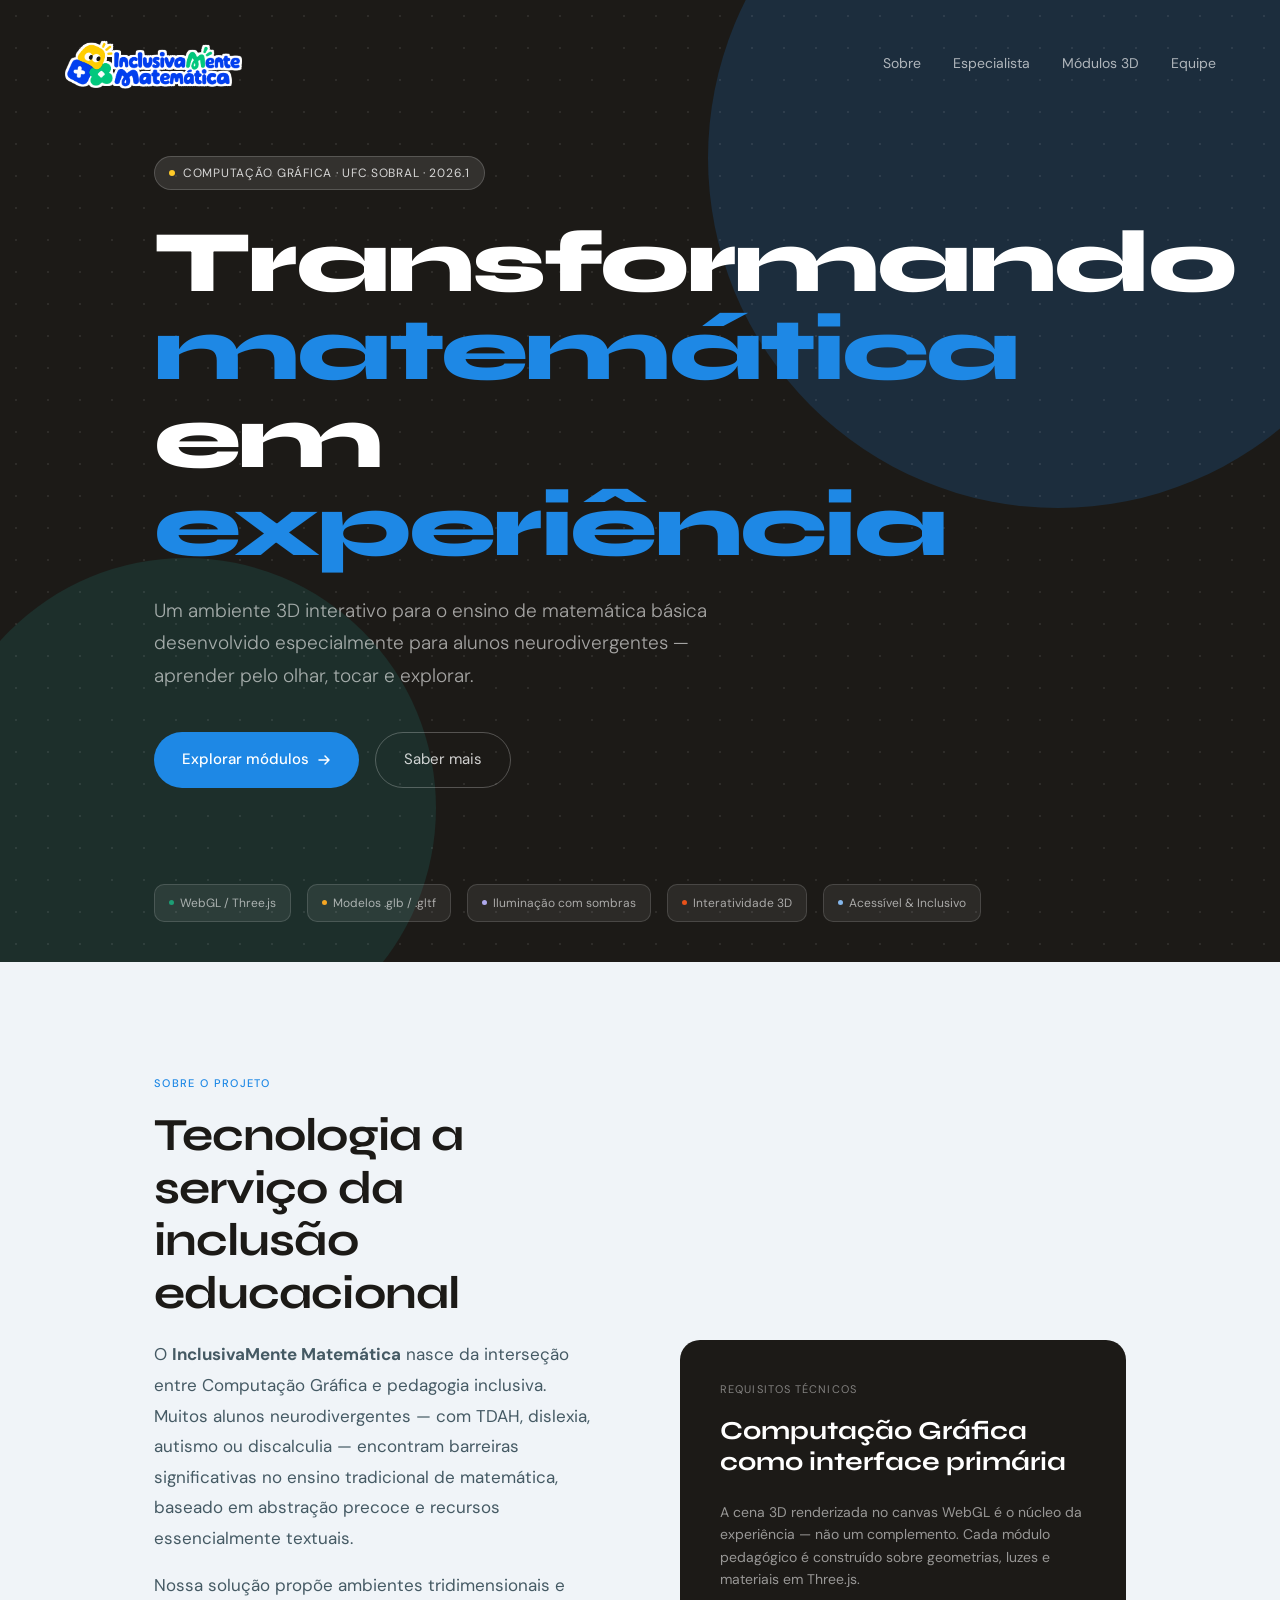
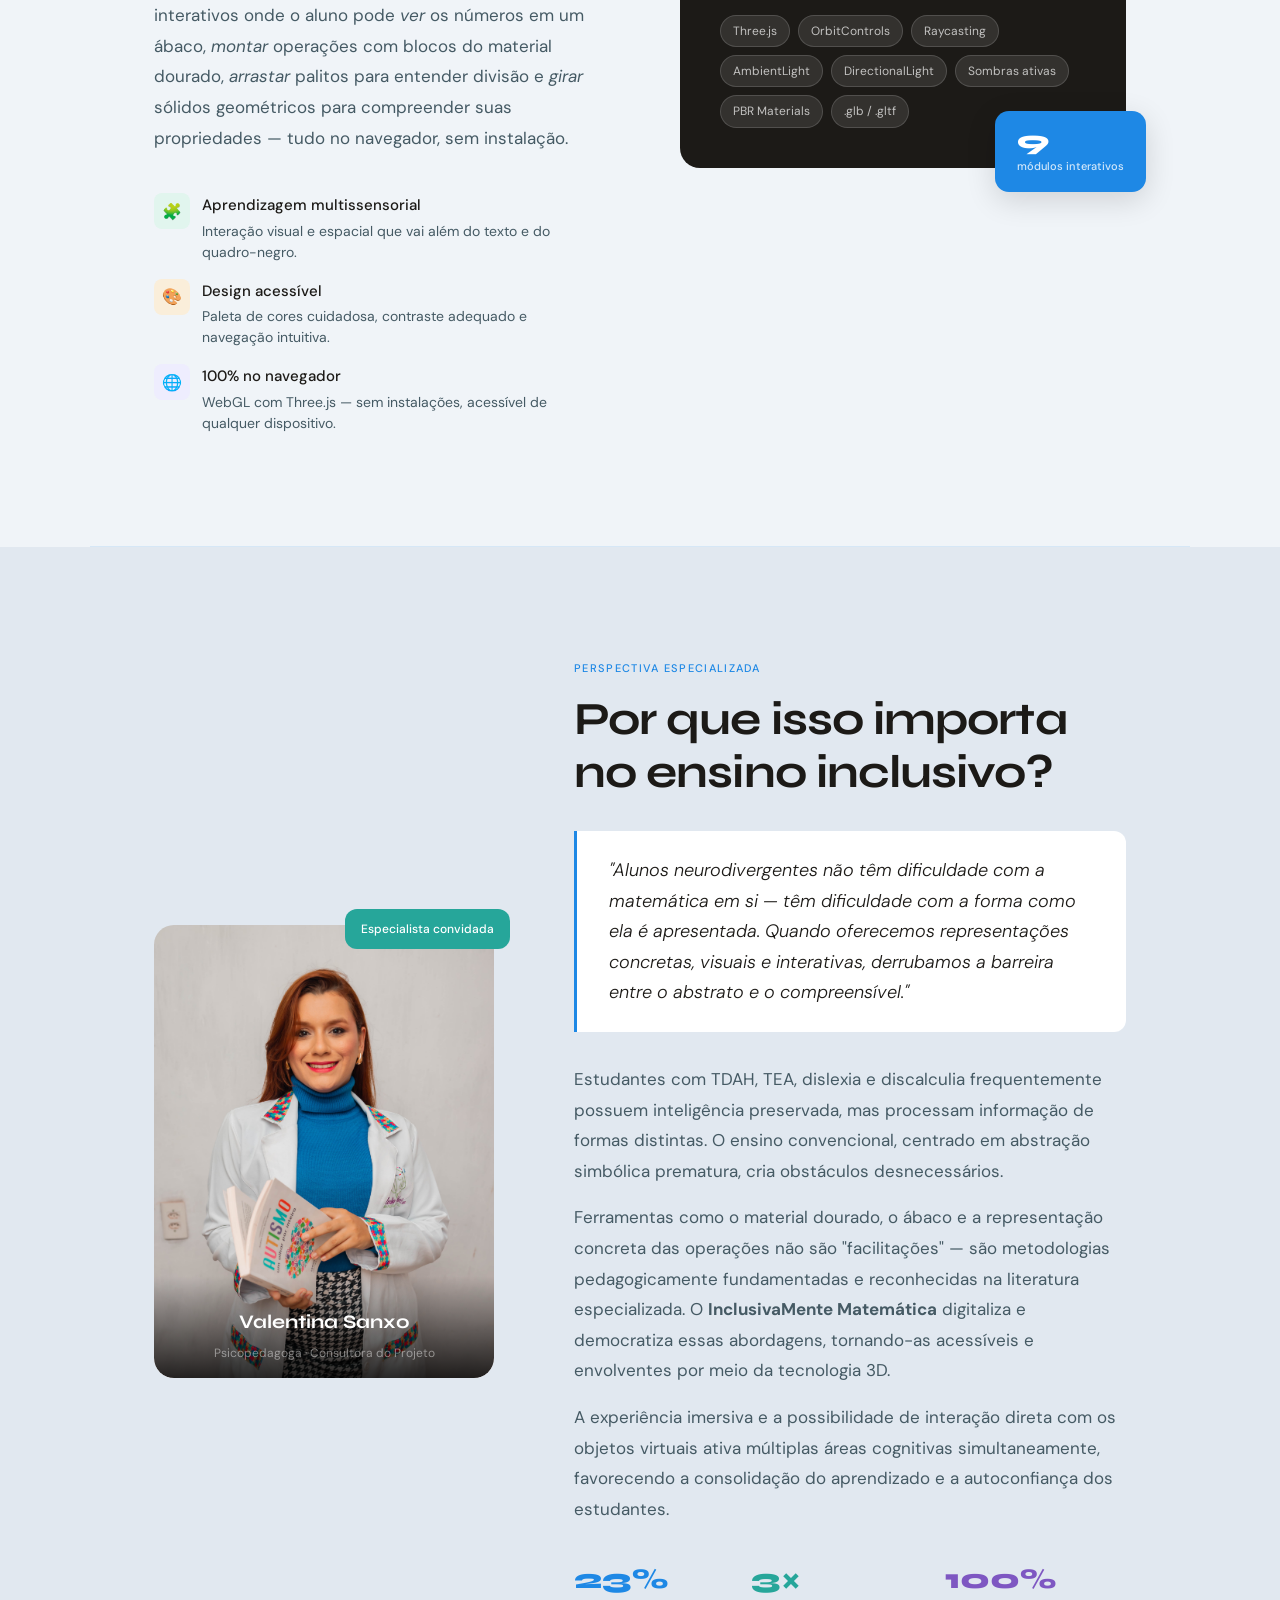
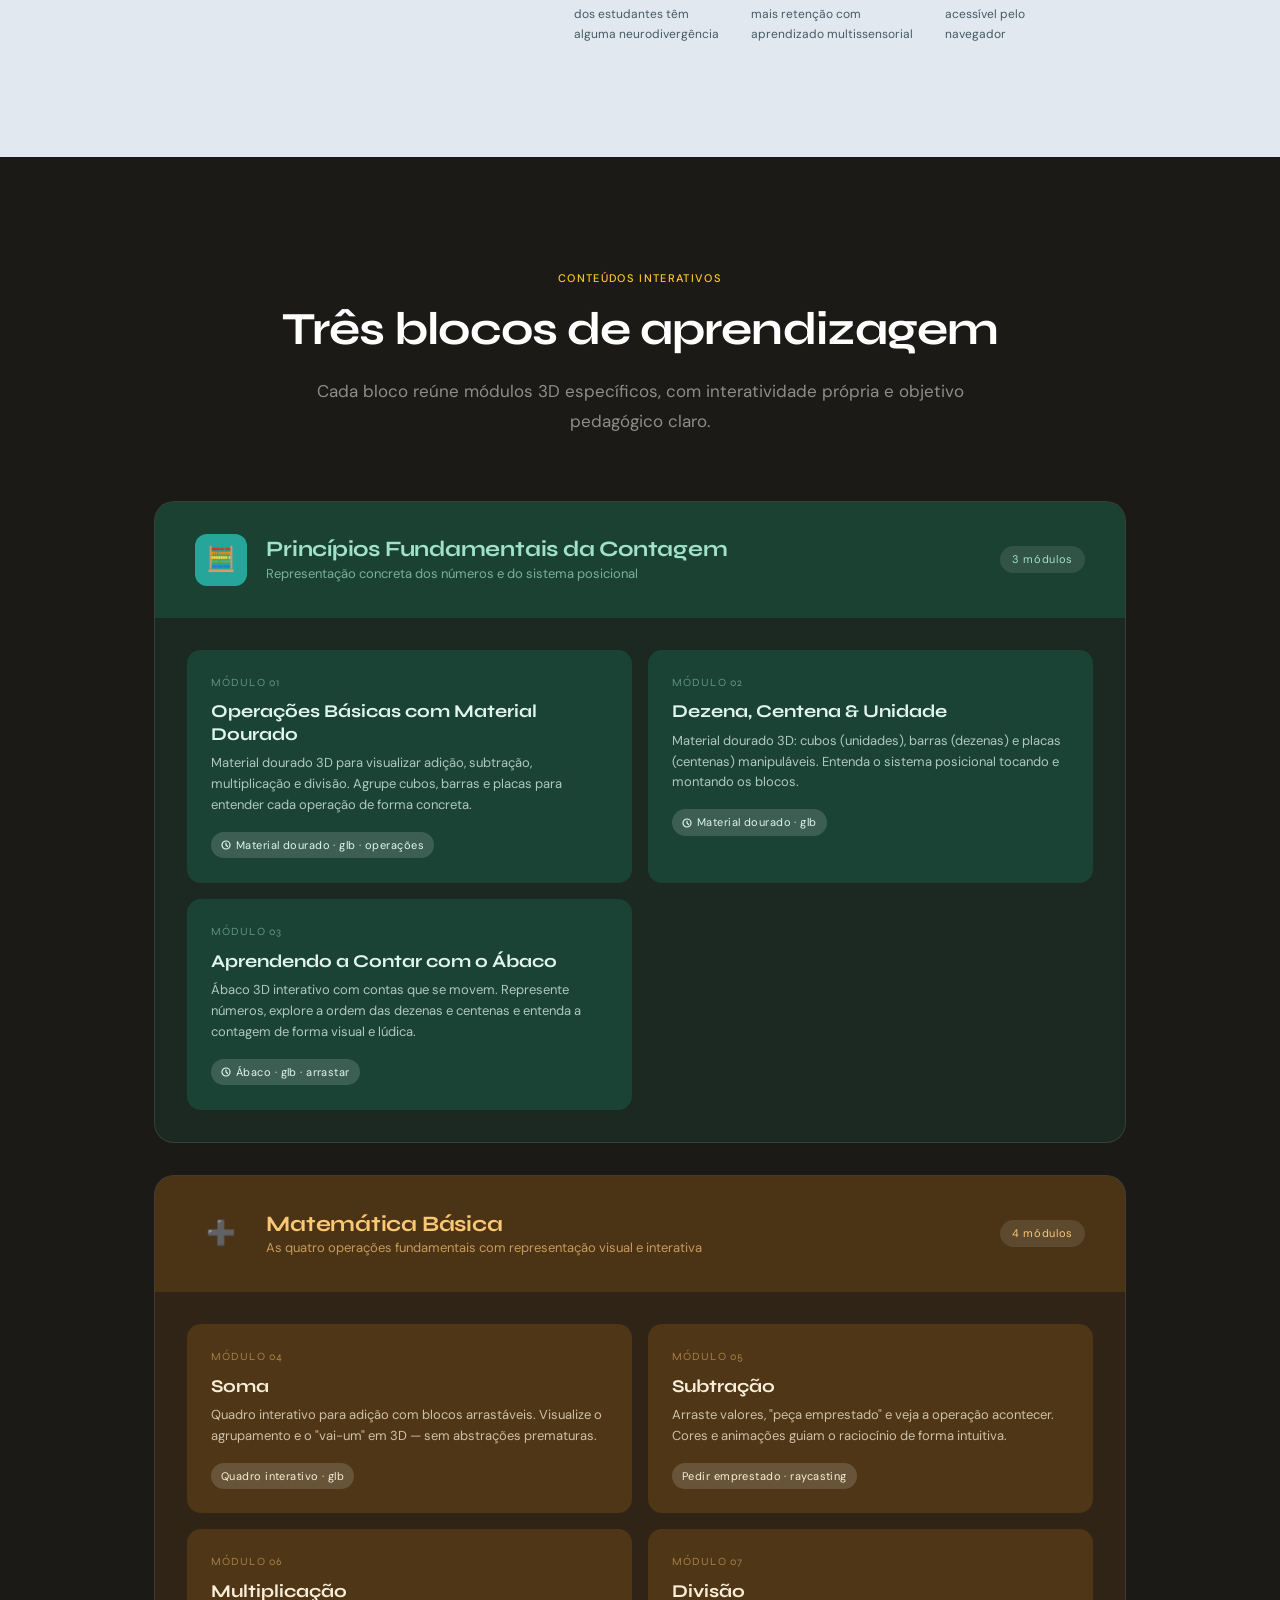
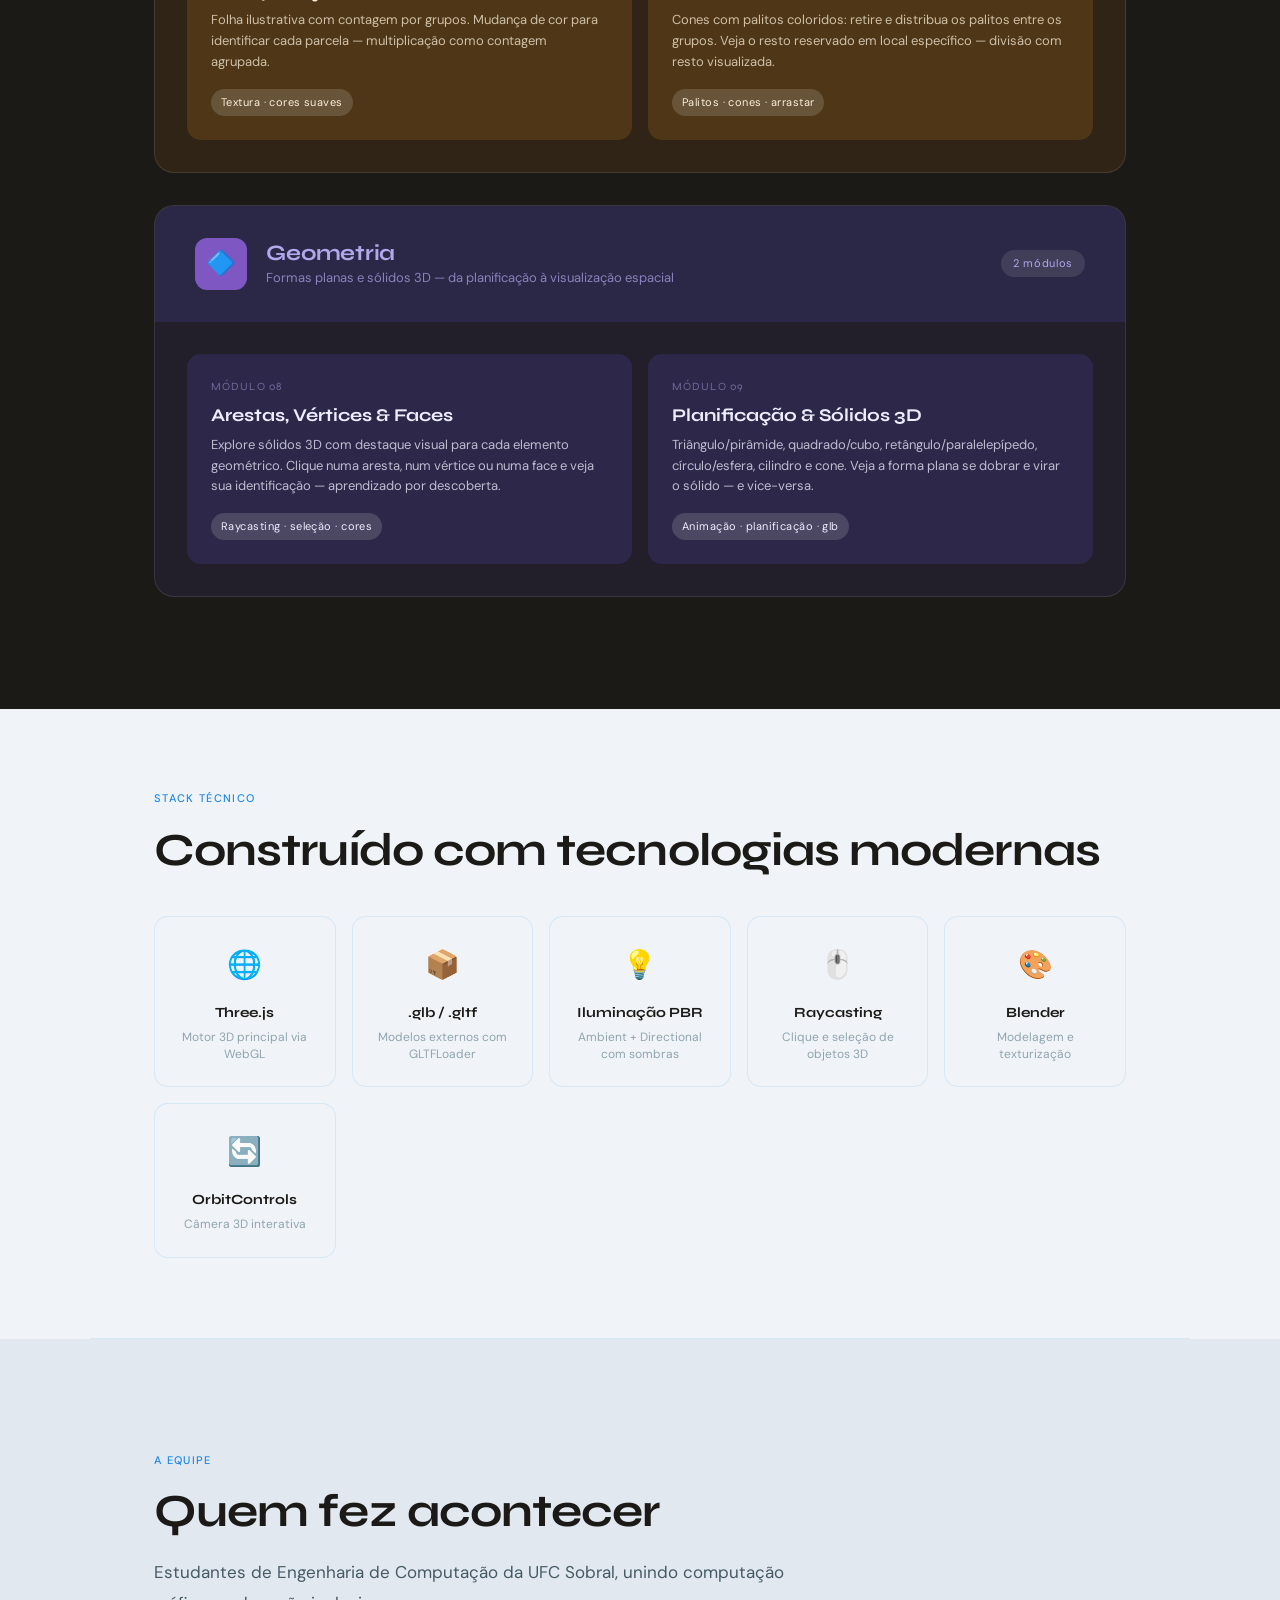
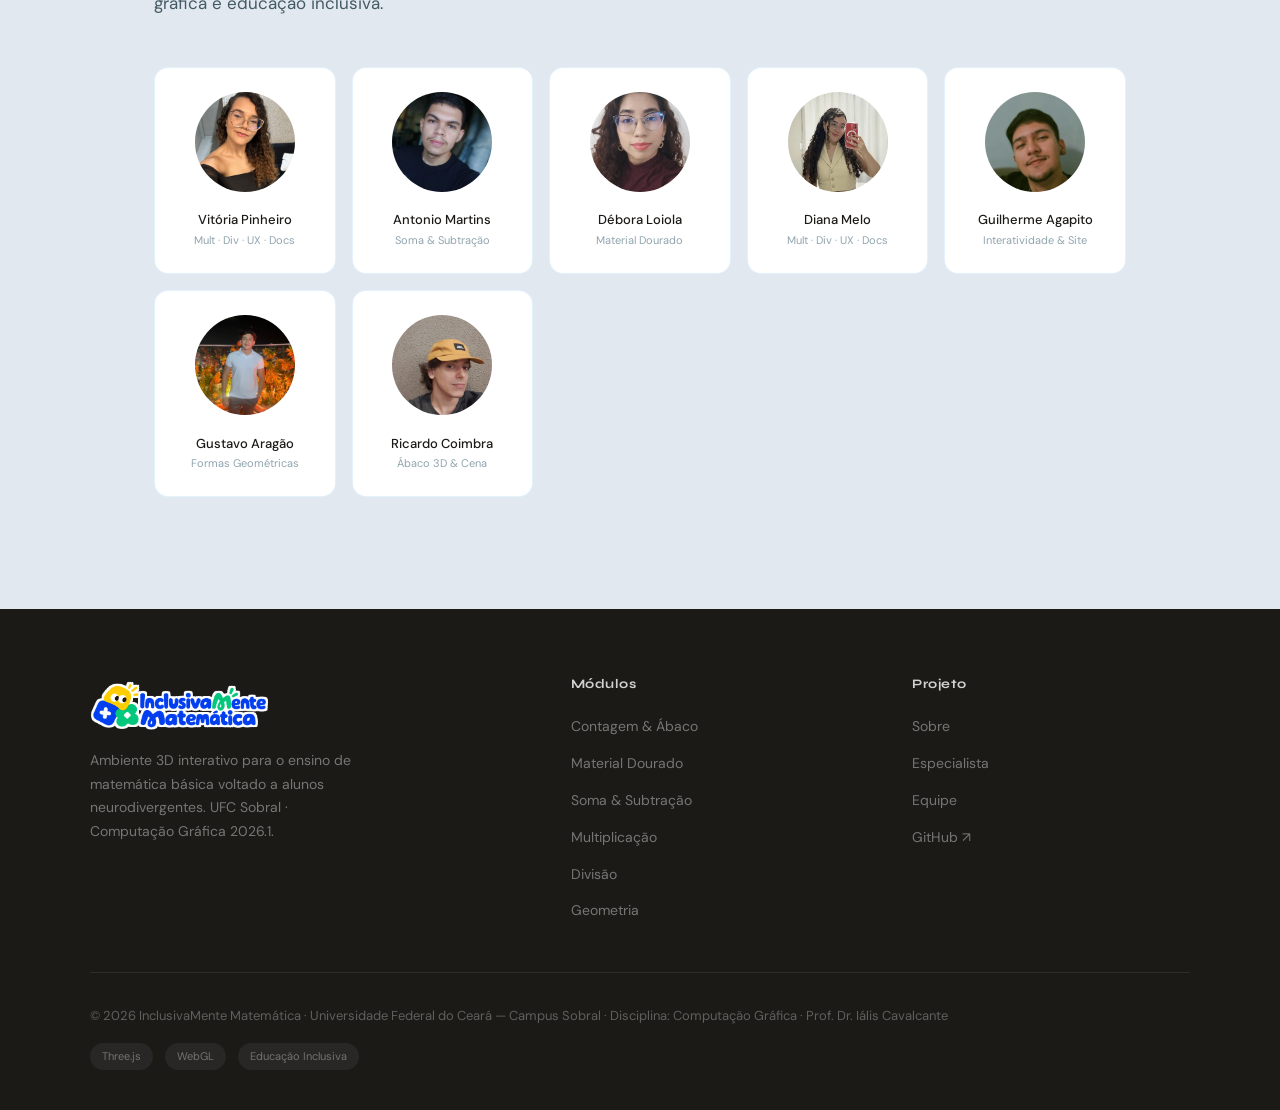
<file: index.html>
<!DOCTYPE html>
<html lang="pt-BR">
<head>
<meta charset="UTF-8">
<meta name="viewport" content="width=device-width, initial-scale=1.0">
<title>InclusivaMente Matemática</title>
<link href="https://fonts.googleapis.com/css2?family=Syne:wght@400;600;700;800&family=DM+Sans:ital,wght@0,300;0,400;0,500;1,300&display=swap" rel="stylesheet">
<link rel="shortcut icon" href="assets/favicon.png" type="image/x-icon">
<style>
  :root {
    --accent: #1E88E5;    
    --accent-hover: #1565C0; 
    --accent2: #FFCA28;   
    --teal: #26A69A;      
    --teal-light: #E0F2F1;
    --purple: #7E57C2;    
    --purple-light: #EDE7F6;
    --red: #EF5350;       
    --red-light: #FDECEA;
    --bg: #F0F4F8;      
    --bg2: #E1E8F0;
    --ink: #1C1A17;
    --ink2: #455A64;
    --ink3: #90A4AE;  
    --border: rgba(30, 136, 229, 0.12);
    --border-strong: rgba(30, 136, 229, 0.22);
    --radius: 20px;
    --radius-sm: 10px;
}

  *, *::before, *::after { box-sizing: border-box; margin: 0; padding: 0; }

  html { scroll-behavior: smooth; }

  body {
    background: var(--bg);
    color: var(--ink);
    font-family: 'DM Sans', sans-serif;
    font-size: 17px;
    line-height: 1.7;
    overflow-x: hidden;
  }

  /* ── HERO ── */
  header {
    min-height: 100vh;
    display: flex;
    flex-direction: column;
    position: relative;
    overflow: hidden;
  }

  .header-bg {
    position: absolute;
    inset: 0;
    background: var(--ink);
    z-index: 0;
  }

  .header-bg::before {
    content: '';
    position: absolute;
    top: -20%;
    right: -10%;
    width: 700px;
    height: 700px;
    border-radius: 50%;
    background: var(--accent);
    opacity: 0.18;
  }

  .header-bg::after {
    content: '';
    position: absolute;
    bottom: -10%;
    left: -5%;
    width: 500px;
    height: 500px;
    border-radius: 50%;
    background: var(--teal);
    opacity: 0.15;
  }

  .dots-grid {
    position: absolute;
    inset: 0;
    background-image: radial-gradient(circle, rgba(255,255,255,0.08) 1px, transparent 1px);
    background-size: 32px 32px;
    z-index: 1;
  }

  nav {
    position: relative;
    z-index: 10;
    display: flex;
    align-items: center;
    justify-content: space-between;
    padding: 2rem 5%;
  }

  .nav-logo {
    display: flex;
    align-items: center;
    gap: 12px;
    text-decoration: none;
  }

  .logo-mark {
    width: 44px;
    height: 44px;
    border-radius: 10px;
    background: var(--accent);
    display: flex;
    align-items: center;
    justify-content: center;
    flex-shrink: 0;
  }

  .logo-mark svg {
    width: 26px;
    height: 26px;
  }

  .logo-text {
    font-family: 'Syne', sans-serif;
    font-size: 14px;
    font-weight: 700;
    color: #fff;
    line-height: 1.2;
    letter-spacing: 0.01em;
  }

  .logo-text span {
    display: block;
    font-weight: 400;
    font-size: 11px;
    color: rgba(255,255,255,0.5);
    letter-spacing: 0.08em;
    text-transform: uppercase;
  }

    .logo-img {
    height: 60px;
    width: auto;
    display: block;
    filter: drop-shadow(2px 0 0 #fff) drop-shadow(-2px 0 0 #fff)
            drop-shadow(0 2px 0 #fff) drop-shadow(0 -2px 0 #fff);
  }

  .nav-links {
    display: flex;
    gap: 2rem;
    list-style: none;
  }

  .nav-links a {
    color: rgba(255,255,255,0.65);
    text-decoration: none;
    font-size: 14px;
    font-weight: 400;
    transition: color 0.2s;
  }

  .nav-links a:hover { color: #fff; }

  .hero-content {
    position: relative;
    z-index: 10;
    flex: 1;
    display: flex;
    flex-direction: column;
    justify-content: center;
    padding: 0 5%;
    padding-bottom: 6rem;
    padding-top: 2rem;
    max-width: 1100px;
    margin: 0 auto;
    width: 100%;
  }

  .hero-tag {
    display: inline-flex;
    align-items: center;
    gap: 8px;
    background: rgba(255,255,255,0.1);
    border: 1px solid rgba(255,255,255,0.18);
    border-radius: 100px;
    padding: 6px 14px;
    font-size: 12px;
    color: rgba(255,255,255,0.8);
    letter-spacing: 0.06em;
    text-transform: uppercase;
    margin-bottom: 1.8rem;
    width: fit-content;
  }

  .hero-tag::before {
    content: '';
    width: 6px;
    height: 6px;
    border-radius: 50%;
    background: var(--accent2);
    flex-shrink: 0;
  }

  h1 {
    font-family: 'Syne', sans-serif;
    font-size: clamp(48px, 7vw, 88px);
    font-weight: 800;
    color: #fff;
    line-height: 1.0;
    letter-spacing: -0.03em;
    margin-bottom: 1.5rem;
  }

  h1 em {
    font-style: normal;
    color: var(--accent);
  }

  .hero-sub {
    font-size: clamp(16px, 1.8vw, 19px);
    color: rgba(255,255,255,0.6);
    max-width: 560px;
    line-height: 1.7;
    margin-bottom: 2.5rem;
    font-weight: 300;
  }

  .hero-cta {
    display: flex;
    gap: 1rem;
    flex-wrap: wrap;
  }

  .btn-primary {
    background: var(--accent);
    color: #fff;
    border: none;
    border-radius: 100px;
    padding: 14px 28px;
    font-size: 15px;
    font-weight: 500;
    font-family: 'DM Sans', sans-serif;
    cursor: pointer;
    text-decoration: none;
    transition: transform 0.2s, background 0.2s;
    display: inline-flex;
    align-items: center;
    gap: 8px;
  }

  .btn-primary:hover { background: #d04516; transform: translateY(-1px); }

  .btn-secondary {
    background: transparent;
    color: rgba(255,255,255,0.8);
    border: 1px solid rgba(255,255,255,0.25);
    border-radius: 100px;
    padding: 14px 28px;
    font-size: 15px;
    font-weight: 400;
    font-family: 'DM Sans', sans-serif;
    cursor: pointer;
    text-decoration: none;
    transition: border-color 0.2s, color 0.2s;
    display: inline-flex;
    align-items: center;
    gap: 8px;
  }

  .btn-secondary:hover { border-color: rgba(255,255,255,0.5); color: #fff; }

  .hero-badges {
    position: relative;
    z-index: 10;
    display: flex;
    gap: 1rem;
    padding: 0 5% 2.5rem;
    max-width: 1100px;
    margin: 0 auto;
    width: 100%;
    flex-wrap: wrap;
  }

  .badge {
    background: rgba(255,255,255,0.07);
    border: 1px solid rgba(255,255,255,0.14);
    border-radius: var(--radius-sm);
    padding: 8px 14px;
    font-size: 12px;
    color: rgba(255,255,255,0.6);
    display: flex;
    align-items: center;
    gap: 6px;
  }

  .badge-dot {
    width: 5px;
    height: 5px;
    border-radius: 50%;
    flex-shrink: 0;
  }

  /* ── SECTION GENERIC ── */
  .section {
    padding: 7rem 5%;
    max-width: 1100px;
    margin: 0 auto;
  }

  .section-full {
    padding: 7rem 5%;
  }

  .section-label {
    font-size: 11px;
    font-weight: 500;
    letter-spacing: 0.12em;
    text-transform: uppercase;
    color: var(--accent);
    margin-bottom: 1rem;
  }

  .section-title {
    font-family: 'Syne', sans-serif;
    font-size: clamp(30px, 4vw, 46px);
    font-weight: 700;
    color: var(--ink);
    line-height: 1.15;
    letter-spacing: -0.02em;
    margin-bottom: 1.2rem;
  }

  .section-body {
    font-size: 17px;
    color: var(--ink2);
    line-height: 1.8;
    max-width: 680px;
  }

  .about-grid {
    display: grid;
    grid-template-columns: 1fr 1fr;
    gap: 5rem;
    align-items: center;
  }

  .about-features {
    margin-top: 2.5rem;
    display: flex;
    flex-direction: column;
    gap: 1rem;
  }

  .feature-item {
    display: flex;
    align-items: flex-start;
    gap: 12px;
  }

  .feature-icon {
    width: 36px;
    height: 36px;
    border-radius: 8px;
    display: flex;
    align-items: center;
    justify-content: center;
    flex-shrink: 0;
    font-size: 16px;
  }

  .feature-text strong {
    display: block;
    font-size: 15px;
    font-weight: 500;
    color: var(--ink);
    margin-bottom: 2px;
  }

  .feature-text p {
    font-size: 14px;
    color: var(--ink2);
    line-height: 1.5;
  }

  .about-visual {
    position: relative;
  }

  .about-card-main {
    background: var(--ink);
    border-radius: 20px;
    padding: 2.5rem;
    color: #fff;
  }

  .about-card-main .card-label {
    font-size: 11px;
    letter-spacing: 0.1em;
    text-transform: uppercase;
    color: rgba(255,255,255,0.45);
    margin-bottom: 1rem;
  }

  .about-card-main h3 {
    font-family: 'Syne', sans-serif;
    font-size: 26px;
    font-weight: 700;
    line-height: 1.2;
    margin-bottom: 1.5rem;
    color: #fff;
  }

  .tech-pills {
    display: flex;
    flex-wrap: wrap;
    gap: 8px;
    margin-top: 1.5rem;
  }

  .tech-pill {
    background: rgba(255,255,255,0.1);
    border: 1px solid rgba(255,255,255,0.15);
    border-radius: 100px;
    padding: 5px 12px;
    font-size: 12px;
    color: rgba(255,255,255,0.7);
  }

  .float-card {
    position: absolute;
    background: #fff;
    border-radius: 14px;
    padding: 14px 18px;
    box-shadow: 0 8px 30px rgba(0,0,0,0.14);
    display: flex;
    align-items: center;
    gap: 10px;
    font-size: 13px;
    font-weight: 500;
    color: var(--ink);
  }

  .float-card-icon {
    width: 36px;
    height: 36px;
    border-radius: 8px;
    display: flex;
    align-items: center;
    justify-content: center;
    font-size: 18px;
  }

  .float-card-1 {
    bottom: -24px;
    right: -20px;
    background: var(--accent);
    color: #fff;
    padding: 16px 22px;
  }

  .float-card-1 .f-num {
    font-family: 'Syne', sans-serif;
    font-size: 28px;
    font-weight: 800;
    line-height: 1;
  }

  .float-card-1 .f-label {
    font-size: 11px;
    opacity: 0.8;
    margin-top: 2px;
  }

  .expert-section {
    background: var(--bg2);
  }

  .expert-inner {
    max-width: 1100px;
    margin: 0 auto;
    padding: 7rem 5%;
    display: grid;
    grid-template-columns: 340px 1fr;
    gap: 5rem;
    align-items: center;
  }

  .expert-photo-wrap {
    position: relative;
  }

  .expert-photo {
    width: 100%;
    aspect-ratio: 3/4;
    border-radius: 20px;
    background: var(--ink);
    overflow: hidden;
    position: relative;
  }

  .photo-placeholder {
    width: 100%;
    height: 100%;
    display: flex;
    flex-direction: column;
    align-items: center;
    justify-content: flex-end;
    padding: 2rem;
    background: linear-gradient(160deg, #2a3a5c 0%, #1C1A17 100%);
  }

  .photo-avatar {
    width: 100px;
    height: 100px;
    border-radius: 50%;
    background: rgba(255,255,255,0.12);
    border: 2px solid rgba(255,255,255,0.2);
    display: flex;
    align-items: center;
    justify-content: center;
    margin: 0 auto 1rem;
  }

  .photo-avatar svg {
    width: 50px;
    height: 50px;
    opacity: 0.6;
  }

  .photo-name {
    font-family: 'Syne', sans-serif;
    font-size: 18px;
    font-weight: 700;
    color: #fff;
    text-align: center;
    margin-bottom: 4px;
  }

  .photo-role {
    font-size: 12px;
    color: rgba(255,255,255,0.5);
    text-align: center;
  }

  .expert-badge-float {
    position: absolute;
    top: -16px;
    right: -16px;
    background: var(--teal);
    color: #fff;
    border-radius: 12px;
    padding: 10px 16px;
    font-size: 12px;
    font-weight: 500;
  }

  .quote-block {
    border-left: 3px solid var(--accent);
    padding: 1.5rem 2rem;
    background: #fff;
    border-radius: 0 12px 12px 0;
    margin: 2rem 0;
  }

  .quote-block p {
    font-size: 18px;
    font-style: italic;
    color: var(--ink);
    line-height: 1.7;
    font-weight: 300;
  }

  .modules-bg {
    background: var(--ink);
  }

  .modules-inner {
    max-width: 1100px;
    margin: 0 auto;
    padding: 7rem 5%;
  }

  .modules-header {
    text-align: center;
    margin-bottom: 4rem;
  }

  .modules-header .section-label {
    color: var(--accent2);
  }

  .modules-header .section-title {
    color: #fff;
  }

  .modules-header .section-body {
    color: rgba(255,255,255,0.5);
    margin: 0 auto;
    text-align: center;
  }

  .modules-grid {
    display: flex;
    flex-direction: column;
    gap: 2rem;
  }

  .module-block {
    border-radius: 20px;
    overflow: hidden;
    border: 1px solid rgba(255,255,255,0.1);
  }

  .module-header {
    padding: 2rem 2.5rem;
    display: flex;
    align-items: center;
    gap: 1.2rem;
  }

  .module-icon-wrap {
    width: 52px;
    height: 52px;
    border-radius: 12px;
    display: flex;
    align-items: center;
    justify-content: center;
    flex-shrink: 0;
    font-size: 24px;
  }

  .module-title-group h2 {
    font-family: 'Syne', sans-serif;
    font-size: 22px;
    font-weight: 700;
    line-height: 1.2;
    letter-spacing: -0.01em;
  }

  .module-title-group p {
    font-size: 13px;
    line-height: 1.4;
    margin-top: 2px;
    opacity: 0.7;
  }

  .module-badge {
    margin-left: auto;
    background: rgba(255,255,255,0.1);
    border-radius: 100px;
    padding: 4px 12px;
    font-size: 11px;
    letter-spacing: 0.06em;
    flex-shrink: 0;
  }

  .submodules-grid {
    display: grid;
    padding: 2rem;
    gap: 1rem;
  }

  .submodule-card {
    border-radius: 14px;
    padding: 1.5rem;
    position: relative;
    overflow: hidden;
    transition: transform 0.2s;
    cursor: pointer;
    text-decoration: none;
  }

  .submodule-card:hover { transform: translateY(-6px); }

  .submodule-num {
    font-family: 'Syne', sans-serif;
    font-size: 11px;
    letter-spacing: 0.1em;
    text-transform: uppercase;
    opacity: 0.5;
    margin-bottom: 0.5rem;
  }

  .submodule-title {
    font-family: 'Syne', sans-serif;
    font-size: 18px;
    font-weight: 700;
    line-height: 1.25;
    margin-bottom: 0.5rem;
  }

  .submodule-desc {
    font-size: 13px;
    line-height: 1.6;
    opacity: 0.75;
  }

  .submodule-tag {
    display: inline-flex;
    align-items: center;
    gap: 5px;
    margin-top: 1rem;
    background: rgba(255,255,255,0.15);
    border-radius: 100px;
    padding: 4px 10px;
    font-size: 11px;
    letter-spacing: 0.04em;
  }

  .block-contagem { background: rgba(29,158,117,0.12); }
  .block-contagem .module-header { background: rgba(29,158,117,0.2); }
  .block-contagem .module-icon-wrap { background: var(--teal); }
  .block-contagem .module-title-group h2 { color: #9FE1CB; }
  .block-contagem .module-title-group p { color: #9FE1CB; }
  .block-contagem .module-badge { color: #9FE1CB; }
  .block-contagem .submodules-grid { grid-template-columns: 1fr 1fr; }
  .sub-teal { background: rgba(29,158,117,0.22); color: #E1F5EE; }
  .sub-teal .submodule-num { color: #9FE1CB; }
  .sub-teal .submodule-title { color: #E1F5EE; }

  .block-operacoes { background: rgba(186,117,23,0.12); }
  .block-operacoes .module-header { background: rgba(186,117,23,0.2); }
  .block-operacoes .module-icon-wrap { background: var(--amber); }
  .block-operacoes .module-title-group h2 { color: #FAC775; }
  .block-operacoes .module-title-group p { color: #FAC775; }
  .block-operacoes .module-badge { color: #FAC775; }
  .block-operacoes .submodules-grid { grid-template-columns: 1fr 1fr; }
  .sub-amber { background: rgba(186,117,23,0.22); color: #FAEEDA; }
  .sub-amber .submodule-num { color: #FAC775; }
  .sub-amber .submodule-title { color: #FAEEDA; }

  .block-geometria { background: rgba(83,74,183,0.12); }
  .block-geometria .module-header { background: rgba(83,74,183,0.2); }
  .block-geometria .module-icon-wrap { background: var(--purple); }
  .block-geometria .module-title-group h2 { color: #AFA9EC; }
  .block-geometria .module-title-group p { color: #AFA9EC; }
  .block-geometria .module-badge { color: #AFA9EC; }
  .block-geometria .submodules-grid { grid-template-columns: 1fr 1fr; }
  .sub-purple { background: rgba(83,74,183,0.22); color: #EEEDFE; }
  .sub-purple .submodule-num { color: #AFA9EC; }
  .sub-purple .submodule-title { color: #EEEDFE; }

  .team-section { background: var(--bg2); }
  .team-inner {
    max-width: 1100px;
    margin: 0 auto;
    padding: 7rem 5%;
  }

  .team-grid {
    display: grid;
    grid-template-columns: repeat(auto-fill, minmax(150px, 1fr));
    gap: 1rem;
    margin-top: 3rem;
  }

  .team-card {
    background: #fff;
    border-radius: 14px;
    padding: 1.5rem 1rem;
    text-align: center;
    border: 1px solid var(--border);
    transition: transform 0.2s;
    text-decoration: none;
  }

  .team-card:hover { transform: translateY(-2px); }

  .team-avatar {
    width: 100px;
    height: 100px;
    border-radius: 50%;
    margin: 0 auto 0.75rem;
    aspect-ratio: 1 / 1;
    object-fit: cover;
  }

  .team-name {
    font-size: 13px;
    font-weight: 500;
    color: var(--ink);
    margin-bottom: 4px;
    line-height: 1.3;
  }

  .team-role {
    font-size: 11px;
    color: var(--ink3);
    line-height: 1.4;
  }

  .tech-section {
    padding: 5rem 5%;
    max-width: 1100px;
    margin: 0 auto;
  }

  .tech-grid {
    display: grid;
    grid-template-columns: repeat(auto-fit, minmax(160px, 1fr));
    gap: 1rem;
    margin-top: 2.5rem;
  }

  .tech-card {
    background: var(--bg);
    border: 1px solid var(--border);
    border-radius: 14px;
    padding: 1.5rem;
    text-align: center;
    transition: border-color 0.2s, transform 0.2s;
  }

  .tech-card:hover { border-color: var(--border-strong); transform: translateY(-2px); }

  .tech-card-icon {
    font-size: 28px;
    margin-bottom: 0.75rem;
  }

  .tech-card h4 {
    font-family: 'Syne', sans-serif;
    font-size: 14px;
    font-weight: 700;
    color: var(--ink);
    margin-bottom: 4px;
  }

  .tech-card p {
    font-size: 12px;
    color: var(--ink3);
    line-height: 1.4;
  }

  /* ── FOOTER ── */
  footer {
    background: var(--ink);
    color: rgba(255,255,255,0.5);
    padding: 4rem 5% 2.5rem;
  }

  .footer-inner {
    max-width: 1100px;
    margin: 0 auto;
  }

  .footer-top {
    display: grid;
    grid-template-columns: 1.5fr 1fr 1fr;
    gap: 4rem;
    padding-bottom: 3rem;
    border-bottom: 1px solid rgba(255,255,255,0.08);
    margin-bottom: 2rem;
  }

  .footer-brand .logo-text {
    font-size: 16px;
  }

  .footer-desc {
    font-size: 14px;
    color: rgba(255,255,255,0.4);
    line-height: 1.7;
    margin-top: 1rem;
    max-width: 280px;
  }

  .footer-col h4 {
    font-family: 'Syne', sans-serif;
    font-size: 13px;
    font-weight: 700;
    color: rgba(255,255,255,0.8);
    letter-spacing: 0.04em;
    margin-bottom: 1rem;
  }

  .footer-col ul {
    list-style: none;
    display: flex;
    flex-direction: column;
    gap: 0.5rem;
  }

  .footer-col ul li a {
    color: rgba(255,255,255,0.4);
    text-decoration: none;
    font-size: 14px;
    transition: color 0.2s;
  }

  .footer-col ul li a:hover { color: rgba(255,255,255,0.8); }

  .footer-bottom {
    display: flex;
    justify-content: space-between;
    align-items: center;
    flex-wrap: wrap;
    gap: 1rem;
  }

  .footer-copy {
    font-size: 13px;
    color: rgba(255,255,255,0.3);
  }

  .footer-tags {
    display: flex;
    gap: 0.75rem;
    flex-wrap: wrap;
  }

  .footer-tag {
    background: rgba(255,255,255,0.06);
    border-radius: 100px;
    padding: 4px 12px;
    font-size: 11px;
    color: rgba(255,255,255,0.35);
  }

  .separator {
    height: 1px;
    background: var(--border);
    max-width: 1100px;
    margin: 0 auto;
  }

  @media (max-width: 768px) {
    .about-grid { grid-template-columns: 1fr; gap: 3rem; }
    .about-visual { display: none; }
    .expert-inner { grid-template-columns: 1fr; gap: 3rem; }
    .expert-photo { aspect-ratio: 1/1; }
    .footer-top { grid-template-columns: 1fr; gap: 2rem; }
    .block-contagem .submodules-grid,
    .block-operacoes .submodules-grid,
    .block-geometria .submodules-grid { grid-template-columns: 1fr; }
    .nav-links { display: none; }
  }
  
  @keyframes fadeUp {
    from { opacity: 0; transform: translateY(24px); }
    to   { opacity: 1; transform: translateY(0); }
  }

  .hero-tag  { animation: fadeUp 0.6s ease both; }
  h1         { animation: fadeUp 0.6s 0.1s ease both; }
  .hero-sub  { animation: fadeUp 0.6s 0.2s ease both; }
  .hero-cta  { animation: fadeUp 0.6s 0.3s ease both; }
  .hero-badges { animation: fadeUp 0.6s 0.4s ease both; }
</style>
</head>
<body>

<!-- ══════════════════════════════════════════════
     HEADER / HERO
══════════════════════════════════════════════ -->
<header>
  <div class="header-bg"></div>
  <div class="dots-grid"></div>

  <nav>
    <a href="#" class="nav-logo">
      <img src="assets/Logo Inclusivamente.png" alt="InclusivaMente Matemática" class="logo-img">
    </a>
    <ul class="nav-links">
      <li><a href="#sobre">Sobre</a></li>
      <li><a href="#especialista">Especialista</a></li>
      <li><a href="#modulos">Módulos 3D</a></li>
      <li><a href="#equipe">Equipe</a></li>
    </ul>
  </nav>

  <div class="hero-content">
    <div class="hero-tag">Computação Gráfica · UFC Sobral · 2026.1</div>
     <h1>Transformando <em>matemática</em> em <br><em>experiência</em></h1>
    <p class="hero-sub">
      Um ambiente 3D interativo para o ensino de matemática básica desenvolvido especialmente para alunos neurodivergentes — aprender pelo olhar, tocar e explorar.
    </p>
    <div class="hero-cta">
      <a href="#modulos" class="btn-primary">
        Explorar módulos
        <svg width="14" height="14" viewBox="0 0 14 14" fill="none"><path d="M2 7h10M8 3l4 4-4 4" stroke="currentColor" stroke-width="1.5" stroke-linecap="round" stroke-linejoin="round"/></svg>
      </a>
      <a href="#sobre" class="btn-secondary">Saber mais</a>
    </div>
  </div>

  <div class="hero-badges">
    <div class="badge"><div class="badge-dot" style="background:#1D9E75"></div>WebGL / Three.js</div>
    <div class="badge"><div class="badge-dot" style="background:#F5A623"></div>Modelos .glb / .gltf</div>
    <div class="badge"><div class="badge-dot" style="background:#AFA9EC"></div>Iluminação com sombras</div>
    <div class="badge"><div class="badge-dot" style="background:#E8521A"></div>Interatividade 3D</div>
    <div class="badge"><div class="badge-dot" style="background:#85B7EB"></div>Acessível & Inclusivo</div>
  </div>
</header>

<section id="sobre" class="section">
  <div class="about-grid">
    <div>
      <p class="section-label">Sobre o projeto</p>
      <h2 class="section-title">Tecnologia a serviço da inclusão educacional</h2>
      <p class="section-body">
        O <strong>InclusivaMente Matemática</strong> nasce da interseção entre Computação Gráfica e pedagogia inclusiva. Muitos alunos neurodivergentes — com TDAH, dislexia, autismo ou discalculia — encontram barreiras significativas no ensino tradicional de matemática, baseado em abstração precoce e recursos essencialmente textuais.
      </p>
      <p class="section-body" style="margin-top:1rem;">
        Nossa solução propõe ambientes tridimensionais e interativos onde o aluno pode <em>ver</em> os números em um ábaco, <em>montar</em> operações com blocos do material dourado, <em>arrastar</em> palitos para entender divisão e <em>girar</em> sólidos geométricos para compreender suas propriedades — tudo no navegador, sem instalação.
      </p>

      <div class="about-features">
        <div class="feature-item">
          <div class="feature-icon" style="background:#E1F5EE;">🧩</div>
          <div class="feature-text">
            <strong>Aprendizagem multissensorial</strong>
            <p>Interação visual e espacial que vai além do texto e do quadro-negro.</p>
          </div>
        </div>
        <div class="feature-item">
          <div class="feature-icon" style="background:#FAEEDA;">🎨</div>
          <div class="feature-text">
            <strong>Design acessível</strong>
            <p>Paleta de cores cuidadosa, contraste adequado e navegação intuitiva.</p>
          </div>
        </div>
        <div class="feature-item">
          <div class="feature-icon" style="background:#EEEDFE;">🌐</div>
          <div class="feature-text">
            <strong>100% no navegador</strong>
            <p>WebGL com Three.js — sem instalações, acessível de qualquer dispositivo.</p>
          </div>
        </div>
      </div>
    </div>

    <div class="about-visual">
      <div class="about-card-main">
        <p class="card-label">Requisitos técnicos</p>
        <h3>Computação Gráfica como interface primária</h3>
        <p style="color:rgba(255,255,255,0.55); font-size:14px; line-height:1.6;">
          A cena 3D renderizada no canvas WebGL é o núcleo da experiência — não um complemento. Cada módulo pedagógico é construído sobre geometrias, luzes e materiais em Three.js.
        </p>
        <div class="tech-pills">
          <span class="tech-pill">Three.js</span>
          <span class="tech-pill">OrbitControls</span>
          <span class="tech-pill">Raycasting</span>
          <span class="tech-pill">AmbientLight</span>
          <span class="tech-pill">DirectionalLight</span>
          <span class="tech-pill">Sombras ativas</span>
          <span class="tech-pill">PBR Materials</span>
          <span class="tech-pill">.glb / .gltf</span>
        </div>
      </div>
      <div class="float-card float-card-1">
        <div>
          <div class="f-num">9</div>
          <div class="f-label">módulos interativos</div>
        </div>
      </div>
    </div>
  </div>
</section>

<div class="separator"></div>

<section id="especialista" class="expert-section">
  <div class="expert-inner">
    <div class="expert-photo-wrap">
      <a href="https://www.instagram.com/valentinasanxo_terap?igsh=MW16OHo2dmp2aDU0bA==" target="_blank" class="expert-photo">
        <div class="photo-real" style="position: relative; border-radius: 20px; overflow: hidden;">
          <img src="assets/IMG_3609.jpeg" 
               alt="Valentina" 
               style="width: 100%; display: block; aspect-ratio: 3/4; object-fit: cover;">
          <div class="photo-overlay" style="position: absolute; bottom: 0; left: 0; width: 100%; padding: 30px 15px 15px; background: linear-gradient(to top, rgba(0,0,0,0.8), transparent); color: white; text-align: left; border-bottom-left-radius: 20px; border-bottom-right-radius: 20px;">
            <div class="photo-name" style="font-family: 'Syne', sans-serif; font-size: 1.2rem; font-weight: 700; margin-bottom: 4px;">Valentina Sanxo</div>
            <div class="photo-role" style="font-size: 0.75rem; opacity: 0.9;">Psicopedagoga · Consultora do Projeto</div>
          </div>
        </div>
      </a>
      <div class="expert-badge-float">Especialista convidada</div>
    </div>

    <div>
      <p class="section-label">Perspectiva especializada</p>
      <h2 class="section-title">Por que isso importa no ensino inclusivo?</h2>

      <div class="quote-block">
        <p>"Alunos neurodivergentes não têm dificuldade com a matemática em si — têm dificuldade com a forma como ela é apresentada. Quando oferecemos representações concretas, visuais e interativas, derrubamos a barreira entre o abstrato e o compreensível."</p>
      </div>

      <p class="section-body">
        Estudantes com TDAH, TEA, dislexia e discalculia frequentemente possuem inteligência preservada, mas processam informação de formas distintas. O ensino convencional, centrado em abstração simbólica prematura, cria obstáculos desnecessários.
      </p>
      <p class="section-body" style="margin-top:1rem;">
        Ferramentas como o material dourado, o ábaco e a representação concreta das operações não são "facilitações" — são metodologias pedagogicamente fundamentadas e reconhecidas na literatura especializada. O <strong>InclusivaMente Matemática</strong> digitaliza e democratiza essas abordagens, tornando-as acessíveis e envolventes por meio da tecnologia 3D.
      </p>
      <p class="section-body" style="margin-top:1rem;">
        A experiência imersiva e a possibilidade de interação direta com os objetos virtuais ativa múltiplas áreas cognitivas simultaneamente, favorecendo a consolidação do aprendizado e a autoconfiança dos estudantes.
      </p>

      <div style="display:flex; gap:2rem; margin-top:2rem; flex-wrap:wrap;">
        <div>
          <div style="font-family:'Syne',sans-serif; font-size:28px; font-weight:800; color:var(--accent);">23%</div>
          <div style="font-size:12px; color:var(--ink2);">dos estudantes têm<br>alguma neurodivergência</div>
        </div>
        <div>
          <div style="font-family:'Syne',sans-serif; font-size:28px; font-weight:800; color:var(--teal);">3×</div>
          <div style="font-size:12px; color:var(--ink2);">mais retenção com<br>aprendizado multissensorial</div>
        </div>
        <div>
          <div style="font-family:'Syne',sans-serif; font-size:28px; font-weight:800; color:var(--purple);">100%</div>
          <div style="font-size:12px; color:var(--ink2);">acessível pelo<br>navegador</div>
        </div>
      </div>
    </div>
  </div>
</section>

<section id="modulos" class="modules-bg">
  <div class="modules-inner">
    <div class="modules-header">
      <p class="section-label">Conteúdos interativos</p>
      <h2 class="section-title" style="color:#fff;">Três blocos de aprendizagem</h2>
      <p class="section-body">Cada bloco reúne módulos 3D específicos, com interatividade própria e objetivo pedagógico claro.</p>
    </div>

    <div class="modules-grid">

      <div class="module-block block-contagem">
        <div class="module-header">
          <div class="module-icon-wrap">🧮</div>
          <div class="module-title-group">
            <h2>Princípios Fundamentais da Contagem</h2>
            <p>Representação concreta dos números e do sistema posicional</p>
          </div>
          <div class="module-badge">3 módulos</div>
        </div>
        <div class="submodules-grid">
          <a href="implementacoes/conta-material-dourado/" target="_blank" class="submodule-card sub-teal">
            <div class="submodule-num">Módulo 01</div>
            <div class="submodule-title">Operações Básicas com Material Dourado</div>
            <div class="submodule-desc">
              Material dourado 3D para visualizar adição, subtração, multiplicação e divisão. Agrupe cubos, barras e placas para entender cada operação de forma concreta.
            </div>
            <div class="submodule-tag">
              <svg width="10" height="10" viewBox="0 0 10 10" fill="none"><circle cx="5" cy="5" r="4" stroke="currentColor" stroke-width="1.2"/><path d="M5 3v2l1.5 1.5" stroke="currentColor" stroke-width="1.2" stroke-linecap="round"/></svg>
              Material dourado · glb · operações
            </div>
          </a>
          <a href="implementacoes/material-dourado/" target="_blank" class="submodule-card sub-teal">
            <div class="submodule-num">Módulo 02</div>
            <div class="submodule-title">Dezena, Centena & Unidade</div>
            <div class="submodule-desc">
              Material dourado 3D: cubos (unidades), barras (dezenas) e placas (centenas) manipuláveis. Entenda o sistema posicional tocando e montando os blocos.
            </div>
            <div class="submodule-tag">
              <svg width="10" height="10" viewBox="0 0 10 10" fill="none"><circle cx="5" cy="5" r="4" stroke="currentColor" stroke-width="1.2"/><path d="M5 3v2l1.5 1.5" stroke="currentColor" stroke-width="1.2" stroke-linecap="round"/></svg>
              Material dourado · glb
            </div>
          </a>
          <a href="implementacoes/abaco" target="_blank" class="submodule-card sub-teal">
            <div class="submodule-num">Módulo 03</div>
            <div class="submodule-title">Aprendendo a Contar com o Ábaco</div>
            <div class="submodule-desc">
              Ábaco 3D interativo com contas que se movem. Represente números, explore a ordem das dezenas e centenas e entenda a contagem de forma visual e lúdica.
            </div>
            <div class="submodule-tag">
              <svg width="10" height="10" viewBox="0 0 10 10" fill="none"><circle cx="5" cy="5" r="4" stroke="currentColor" stroke-width="1.2"/><path d="M5 3v2l1.5 1.5" stroke="currentColor" stroke-width="1.2" stroke-linecap="round"/></svg>
              Ábaco · glb · arrastar
            </div>
          </a>
        </div>
      </div>

      <div class="module-block block-operacoes">
        <div class="module-header">
          <div class="module-icon-wrap">➕</div>
          <div class="module-title-group">
            <h2>Matemática Básica</h2>
            <p>As quatro operações fundamentais com representação visual e interativa</p>
          </div>
          <div class="module-badge">4 módulos</div>
        </div>
        <div class="submodules-grid">
          <a href="implementacoes/adicao-subtracao/" target="_blank" class="submodule-card sub-amber">
            <div class="submodule-num">Módulo 04</div>
            <div class="submodule-title">Soma</div>
            <div class="submodule-desc">
              Quadro interativo para adição com blocos arrastáveis. Visualize o agrupamento e o "vai-um" em 3D — sem abstrações prematuras.
            </div>
            <div class="submodule-tag">Quadro interativo · glb</div>
          </a>
          <a href="implementacoes/adicao-subtracao/" target="_blank" class="submodule-card sub-amber">
            <div class="submodule-num">Módulo 05</div>
            <div class="submodule-title">Subtração</div>
            <div class="submodule-desc">
              Arraste valores, "peça emprestado" e veja a operação acontecer. Cores e animações guiam o raciocínio de forma intuitiva.
            </div>
            <div class="submodule-tag">Pedir emprestado · raycasting</div>
          </a>
          <a href="implementacoes/multiplicacao/" target="_blank" class="submodule-card sub-amber">
            <div class="submodule-num">Módulo 06</div>
            <div class="submodule-title">Multiplicação</div>
            <div class="submodule-desc">
              Folha ilustrativa com contagem por grupos. Mudança de cor para identificar cada parcela — multiplicação como contagem agrupada.
            </div>
            <div class="submodule-tag">Textura · cores suaves</div>
          </a>
          <a href="implementacoes/divisao/" target="_blank" class="submodule-card sub-amber">
            <div class="submodule-num">Módulo 07</div>
            <div class="submodule-title">Divisão</div>
            <div class="submodule-desc">
              Cones com palitos coloridos: retire e distribua os palitos entre os grupos. Veja o resto reservado em local específico — divisão com resto visualizada.
            </div>
            <div class="submodule-tag">Palitos · cones · arrastar</div>
          </a>
        </div>
      </div>

      <div class="module-block block-geometria">
        <div class="module-header">
          <div class="module-icon-wrap">🔷</div>
          <div class="module-title-group">
            <h2>Geometria</h2>
            <p>Formas planas e sólidos 3D — da planificação à visualização espacial</p>
          </div>
          <div class="module-badge">2 módulos</div>
        </div>
        <div class="submodules-grid">
          <a href="implementacoes/geometria-planificacao/" target="_blank" class="submodule-card sub-purple">
            <div class="submodule-num">Módulo 08</div>
            <div class="submodule-title">Arestas, Vértices & Faces</div>
            <div class="submodule-desc">
              Explore sólidos 3D com destaque visual para cada elemento geométrico. Clique numa aresta, num vértice ou numa face e veja sua identificação — aprendizado por descoberta.
            </div>
            <div class="submodule-tag">Raycasting · seleção · cores</div>
          </a>
          <a href="implementacoes/geometria/" target="_blank" class="submodule-card sub-purple">
            <div class="submodule-num">Módulo 09</div>
            <div class="submodule-title">Planificação & Sólidos 3D</div>
            <div class="submodule-desc">
              Triângulo/pirâmide, quadrado/cubo, retângulo/paralelepípedo, círculo/esfera, cilindro e cone. Veja a forma plana se dobrar e virar o sólido — e vice-versa.
            </div>
            <div class="submodule-tag">Animação · planificação · glb</div>
          </a>
        </div>
      </div>

    </div>
  </div>
</section>

<section class="tech-section">
  <p class="section-label">Stack técnico</p>
  <h2 class="section-title">Construído com tecnologias modernas</h2>
  <div class="tech-grid">
    <div class="tech-card">
      <div class="tech-card-icon">🌐</div>
      <h4>Three.js</h4>
      <p>Motor 3D principal via WebGL</p>
    </div>
    <div class="tech-card">
      <div class="tech-card-icon">📦</div>
      <h4>.glb / .gltf</h4>
      <p>Modelos externos com GLTFLoader</p>
    </div>
    <div class="tech-card">
      <div class="tech-card-icon">💡</div>
      <h4>Iluminação PBR</h4>
      <p>Ambient + Directional com sombras</p>
    </div>
    <div class="tech-card">
      <div class="tech-card-icon">🖱️</div>
      <h4>Raycasting</h4>
      <p>Clique e seleção de objetos 3D</p>
    </div>
    <div class="tech-card">
      <div class="tech-card-icon">🎨</div>
      <h4>Blender</h4>
      <p>Modelagem e texturização</p>
    </div>
    <div class="tech-card">
      <div class="tech-card-icon">🔄</div>
      <h4>OrbitControls</h4>
      <p>Câmera 3D interativa</p>
    </div>
  </div>
</section>

<div class="separator"></div>

<section id="equipe" class="team-section">
  <div class="team-inner">
    <p class="section-label">A equipe</p>
    <h2 class="section-title">Quem fez acontecer</h2>
    <p class="section-body">Estudantes de Engenharia de Computação da UFC Sobral, unindo computação gráfica e educação inclusiva.</p>

    <div class="team-grid">
      <a href="https://www.instagram.com/vitoria.pinia?utm_source=ig_web_button_share_sheet&igsh=ZDNlZDc0MzIxNw%3D%3D" target="_blank"  class="team-card">
        <img src="assets/vitoria.JPG" class="team-avatar" style="background:#1D9E75;">
        <div class="team-name">Vitória Pinheiro</div>
        <div class="team-role">Mult · Div · UX · Docs</div>
      </a>
      <a href="https://www.instagram.com/m_neto18/?utm_source=ig_web_button_share_sheet" target="_blank" class="team-card">
        <img src="assets/martins.jpeg" class="team-avatar" style="background:#1D9E75;">
        <div class="team-name">Antonio Martins</div>
        <div class="team-role">Soma & Subtração</div>
      </a>
      <a href="" target="" class="team-card">
        <img src="assets/debora.jpeg" class="team-avatar" style="background:#1D9E75;">
        <div class="team-name">Débora Loiola</div>
        <div class="team-role">Material Dourado</div>
      </a>
      <a href="https://www.instagram.com/diana_.melo/" target="_blank" class="team-card">
        <img src="assets/diana.JPG" class="team-avatar" style="background:#1D9E75;">
        <div class="team-name">Diana Melo</div>
        <div class="team-role">Mult · Div · UX · Docs</div>
      </a>
      <a href="https://www.instagram.com/guiilherme.agapito/" target="_blank" class="team-card">
        <img src="assets/agapitu.jpeg" class="team-avatar" style="background:#1D9E75;">
        <div class="team-name">Guilherme Agapito</div>
        <div class="team-role">Interatividade & Site</div>
      </a>
      <a href="https://www.instagram.com/gusttavoaragao__?utm_source=ig_web_button_share_sheet&igsh=ZDNlZDc0MzIxNw%3D%3D" target="_blank" class="team-card">
        <img src="assets/gustavo.jpeg" class="team-avatar" style="background:#1D9E75;">
        <div class="team-name">Gustavo Aragão</div>
        <div class="team-role">Formas Geométricas</div>
      </a>
      <a href="https://www.instagram.com/ricardo_coimbr?utm_source=ig_web_button_share_sheet&igsh=ZDNlZDc0MzIxNw%3D%3D" target="_blank" class="team-card">
        <img src="assets/ricardo.jpeg" class="team-avatar" style="background:#1D9E75;">
        <div class="team-name">Ricardo Coimbra</div>
        <div class="team-role">Ábaco 3D & Cena</div>
      </a>
    </div>
  </div>
</section>

<footer>
  <div class="footer-inner">
    <div class="footer-top">
      <div class="footer-brand">
                  <img src="assets/Logo Inclusivamente.png" alt="InclusivaMente Matemática" class="logo-img">
        <p class="footer-desc">Ambiente 3D interativo para o ensino de matemática básica voltado a alunos neurodivergentes. UFC Sobral · Computação Gráfica 2026.1.</p>
      </div>
      <div class="footer-col">
        <h4>Módulos</h4>
        <ul>
          <li><a href="#modulos">Contagem & Ábaco</a></li>
          <li><a href="#modulos">Material Dourado</a></li>
          <li><a href="#modulos">Soma & Subtração</a></li>
          <li><a href="#modulos">Multiplicação</a></li>
          <li><a href="#modulos">Divisão</a></li>
          <li><a href="#modulos">Geometria</a></li>
        </ul>
      </div>
      <div class="footer-col">
        <h4>Projeto</h4>
        <ul>
          <li><a href="#sobre">Sobre</a></li>
          <li><a href="#especialista">Especialista</a></li>
          <li><a href="#equipe">Equipe</a></li>
          <li><a href="https://github.com/GuiAgapito/trabalho-comp-grafica" target="_blank">GitHub ↗</a></li>
        </ul>
      </div>
    </div>
    <div class="footer-bottom">
      <p class="footer-copy">© 2026 InclusivaMente Matemática · Universidade Federal do Ceará — Campus Sobral · Disciplina: Computação Gráfica · Prof. Dr. Iális Cavalcante</p>
      <div class="footer-tags">
        <span class="footer-tag">Three.js</span>
        <span class="footer-tag">WebGL</span>
        <span class="footer-tag">Educação Inclusiva</span>
      </div>
    </div>
  </div>
</footer>

</body>
</html>
</file>
